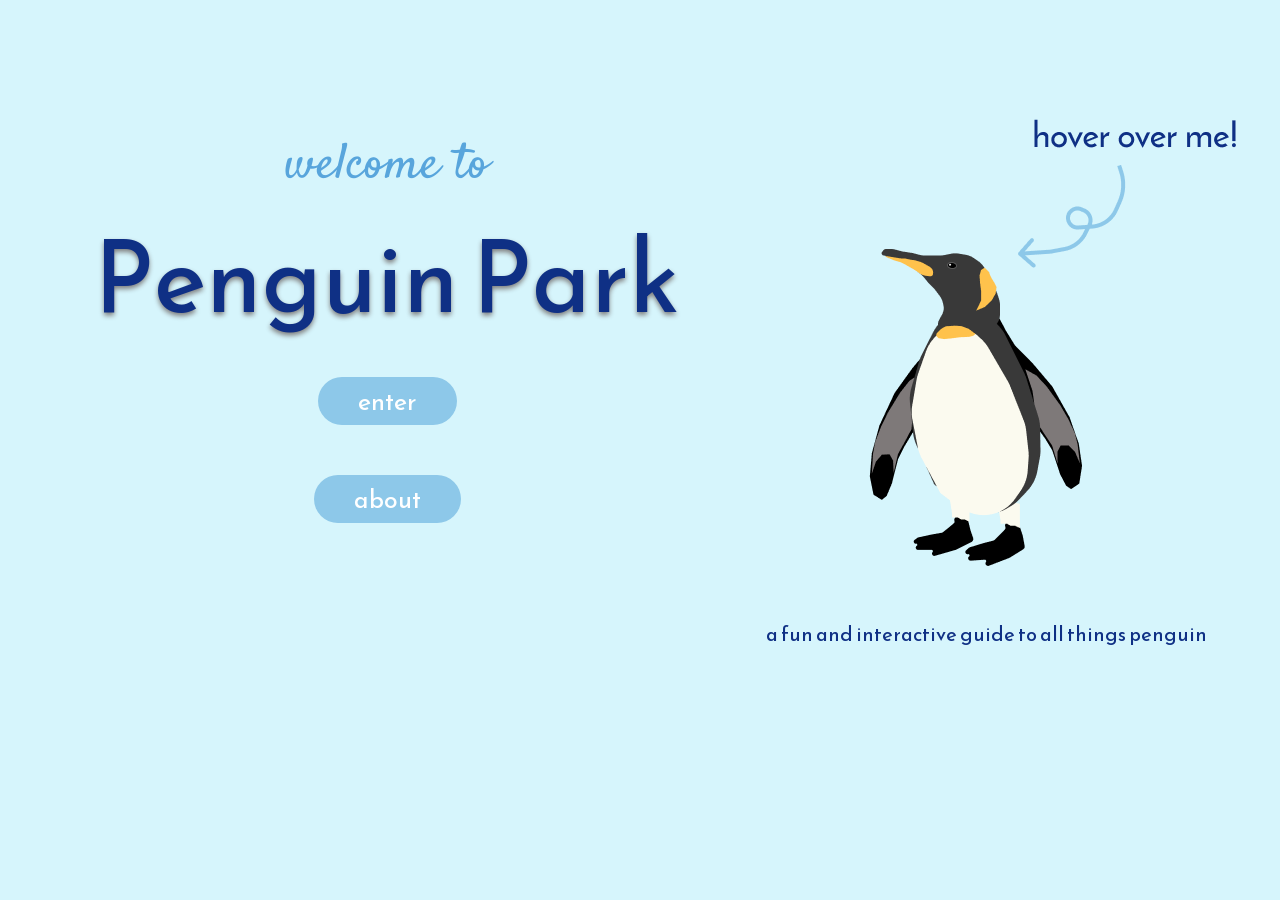
<file: index.html>
<html>

<head>
    <title>Welcome to Penguin Park</title>
    <link rel="preconnect" href="https://fonts.gstatic.com">
    <link href="https://fonts.googleapis.com/css2?family=Satisfy&display=swap" rel="stylesheet">
    <link href="https://fonts.googleapis.com/css2?family=Reem+Kufi&display=swap" rel="stylesheet">
    <link rel="stylesheet" type="text/css" href="assets/css/style.css" />
    <link rel="stylesheet" href="https://cdnjs.cloudflare.com/ajax/libs/animate.css/4.1.1/animate.min.css" />
</head>

<body class='slide-in-down leaving-home'>
    <div class="row">
        <div class='align column left'>
            <p id='welcome'>welcome to</p>
            <p id='title'>Penguin Park</p>

            <p class='button' id='entering-world'>enter</p>
            <p class='button' id="entering-about">about</p>
        </div>
        <div class='column right'>
            <img src="assets/images/homearrow.png" id="hover-over-me">
            <div class="flip-card-home">
                <div class="flip-card-inner">
                    <div class="flip-card-front">
                        <img src="assets/images/king/normal.png">
                    </div>
                    <div class="flip-card-back">
                        <img src="assets/images/king/active.png">
                        <div class="fact">
                            <img src="assets/images/king/king-one-fact.png" id='home-fact'>
                        </div>
                    </div>
                </div>
            </div>
            <p class='description' style="font-size: 20px">a fun and interactive guide to all things penguin</p>
        </div>
    </div>
</body>

<script src="script.js"></script>

</html>
</file>
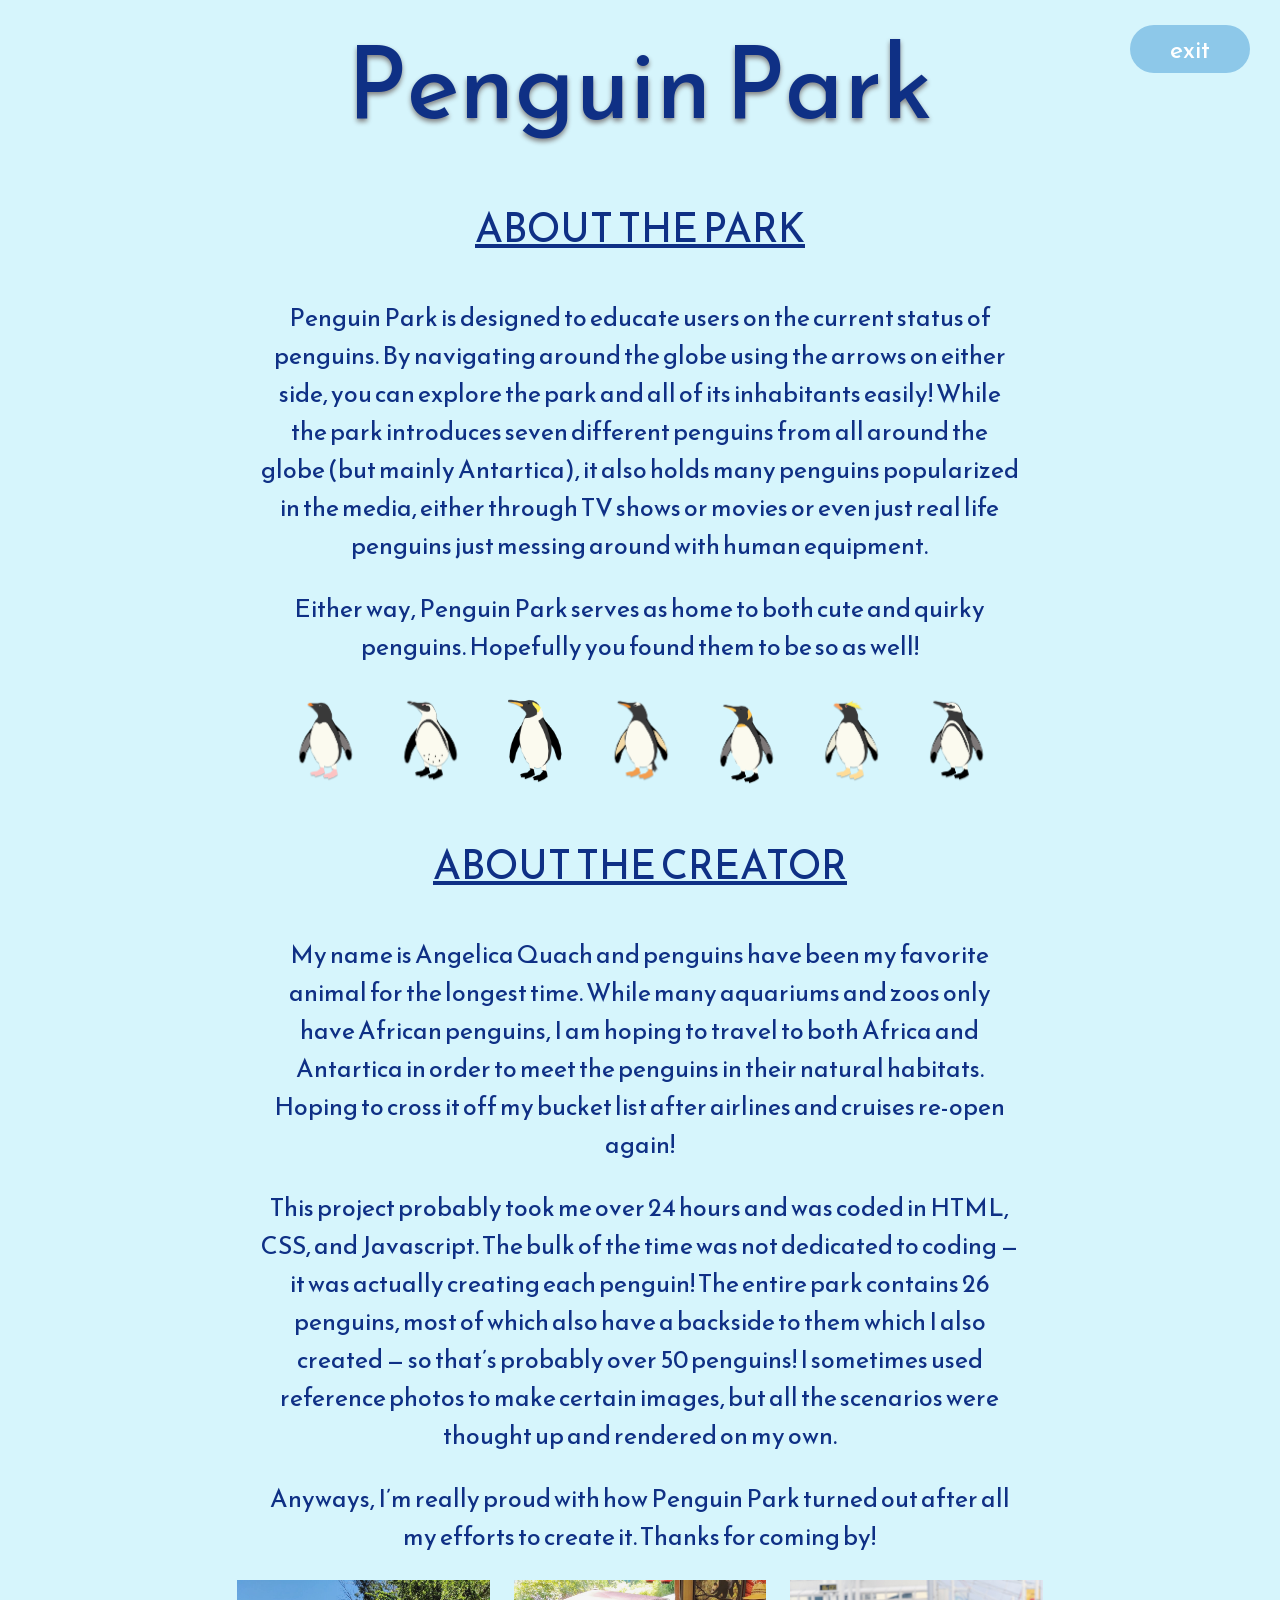
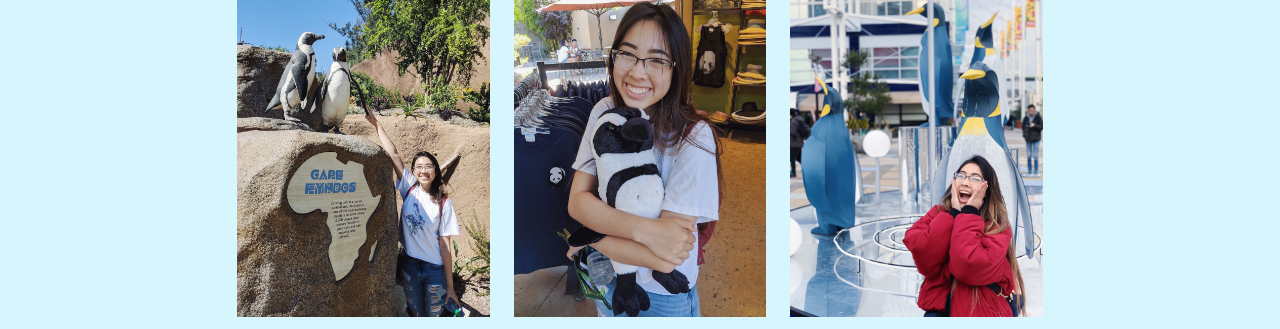
<file: about.html>
<html>

<head>
    <title>About Penguin Park</title>
    <link rel="preconnect" href="https://fonts.gstatic.com">
    <link href="https://fonts.googleapis.com/css2?family=Satisfy&display=swap" rel="stylesheet">
    <link href="https://fonts.googleapis.com/css2?family=Reem+Kufi&display=swap" rel="stylesheet">
    <link rel="stylesheet" type="text/css" href="assets/css/style.css" />
    <link rel="stylesheet" href="https://cdnjs.cloudflare.com/ajax/libs/animate.css/4.1.1/animate.min.css" />
</head>

<body class='slide-in-up coming-home' style='text-align: center;'>
    <p class='button' id='exit-button' style="position: absolute; top: 0px; right: 30px;">exit</p>
    <p id='title'>Penguin Park</p>

    
        <p id='heading'>ABOUT THE PARK</p>
        
        <div class='heading-text'>
            <p class='about-description'>Penguin Park is designed to educate users on the current status of penguins. By navigating around the globe using the arrows on either side, you can explore the park and all of its inhabitants easily! While the park introduces seven different penguins from all around the globe (but mainly Antartica), it also holds many penguins popularized in the media, either through TV shows or movies or even just real life penguins just messing around with human equipment.</p>
            <p class='about-description'>Either way, Penguin Park serves as home to both cute and quirky penguins. Hopefully you found them to be so as well!</p>
        </div>
            <img src='assets/images/adelie/normal.png' class='all'>
            <img src='assets/images/african/normal.png' class='all'>
            <img src='assets/images/emperor/normal.png' class='all'>
            <img src='assets/images/gentoo/normal.png' class='all'>
            <img src='assets/images/king/normal.png' class='all'>
            <img src='assets/images/macaroni/normal.png' class='all'>
            <img src='assets/images/magellanic/normal.png' class='all'>

        <p id='heading'>ABOUT THE CREATOR</p>
        
        <div class='heading-text'>
            <p class='about-description'>My name is Angelica Quach and penguins have been my favorite animal for the longest time. While many aquariums and zoos only have African penguins, I am hoping to travel to both Africa and Antartica in order to meet the penguins in their natural habitats. Hoping to cross it off my bucket list after airlines and cruises re-open again!</p>
            <p class='about-description'>This project probably took me over 24 hours and was coded in HTML, CSS, and Javascript. The bulk of the time was not dedicated to coding — it was actually creating each penguin! The entire park contains 26 penguins, most of which also have a backside to them which I also created — so that’s probably over 50 penguins! I sometimes used reference photos to make certain images, but all the scenarios were thought up and rendered on my own.</p>
            <p class='about-description'>Anyways, I’m really proud with how Penguin Park turned out after all my efforts to create it. Thanks for coming by!</p>
        </div>
        <img src="assets/images/me2.jpg" style="width: 20%; padding-right: 10px;">
        <img src="assets/images/me.jpg" style="width: 20%; padding-right: 10px; padding-left: 10px;">
        <img src="assets/images/me3.jpg" style="width: 20%; padding-left: 10px;">
</body>

<script src="script.js"></script>

</html>
</file>
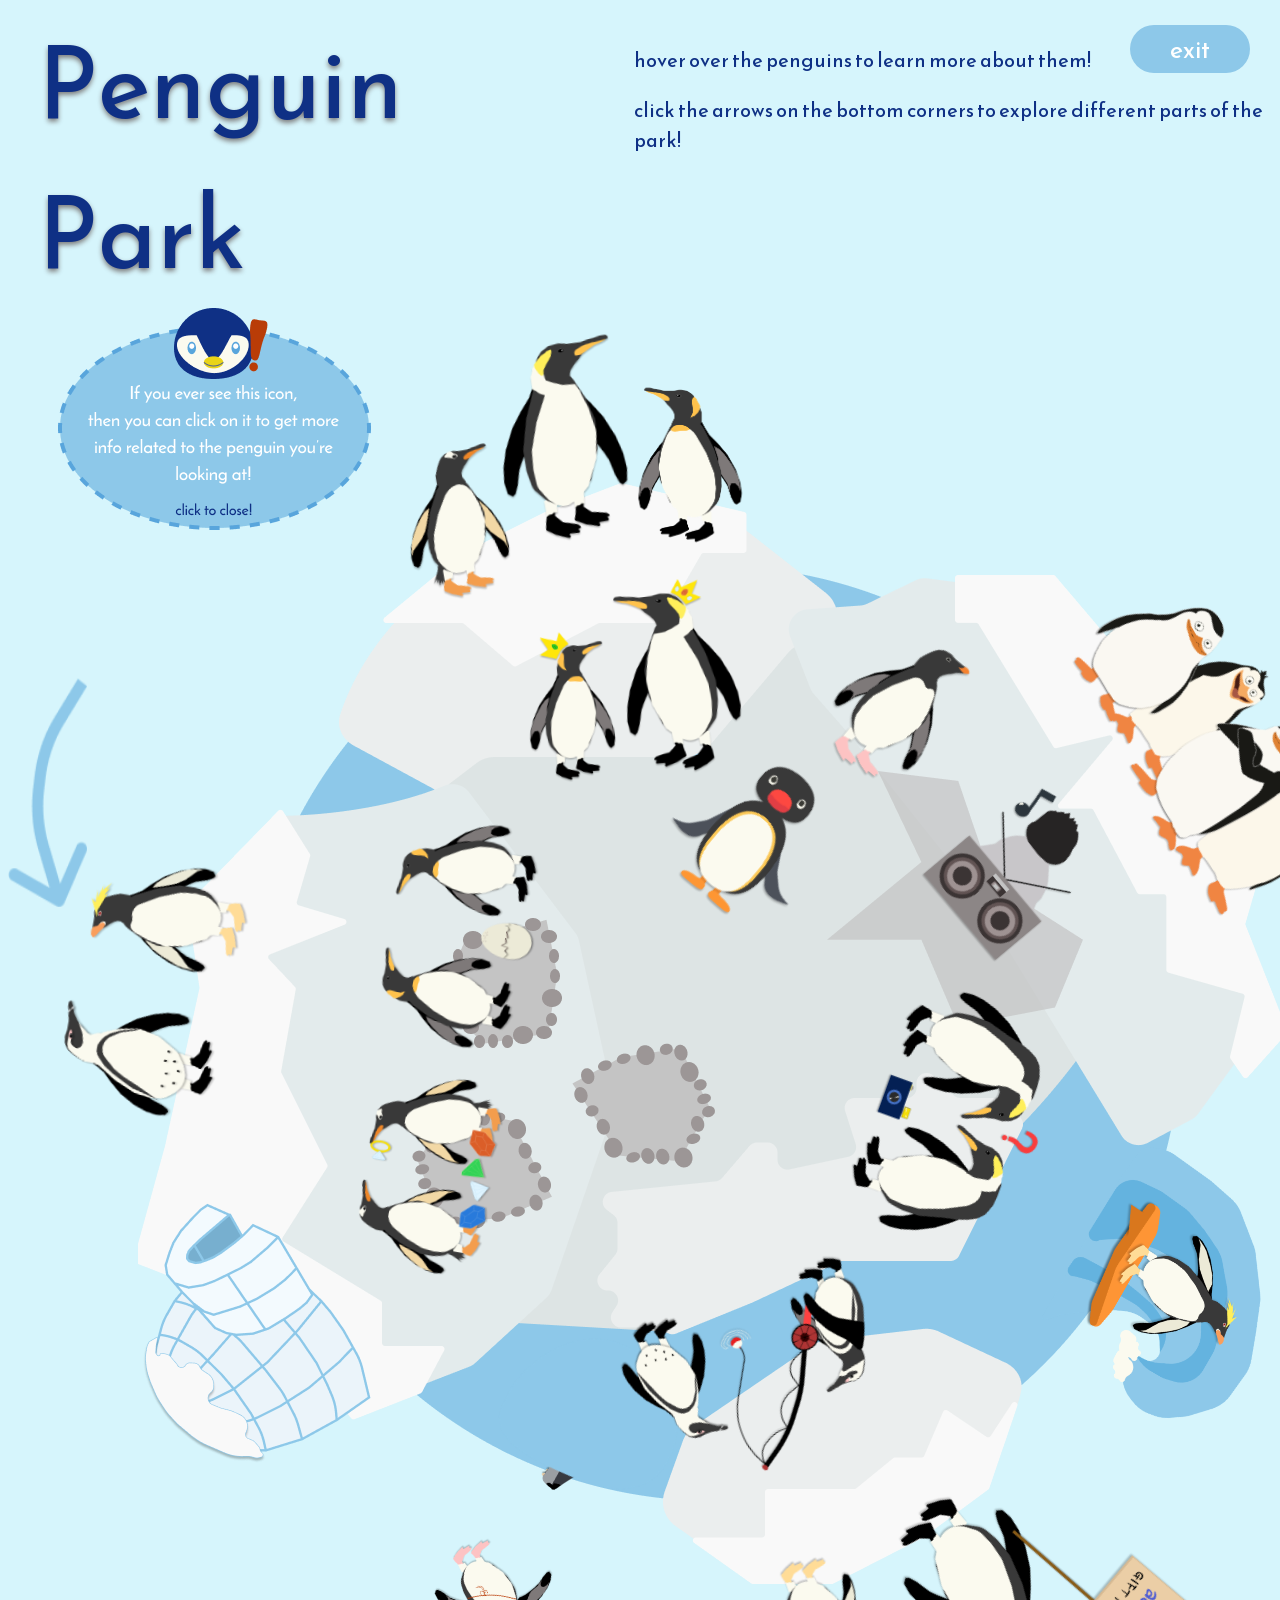
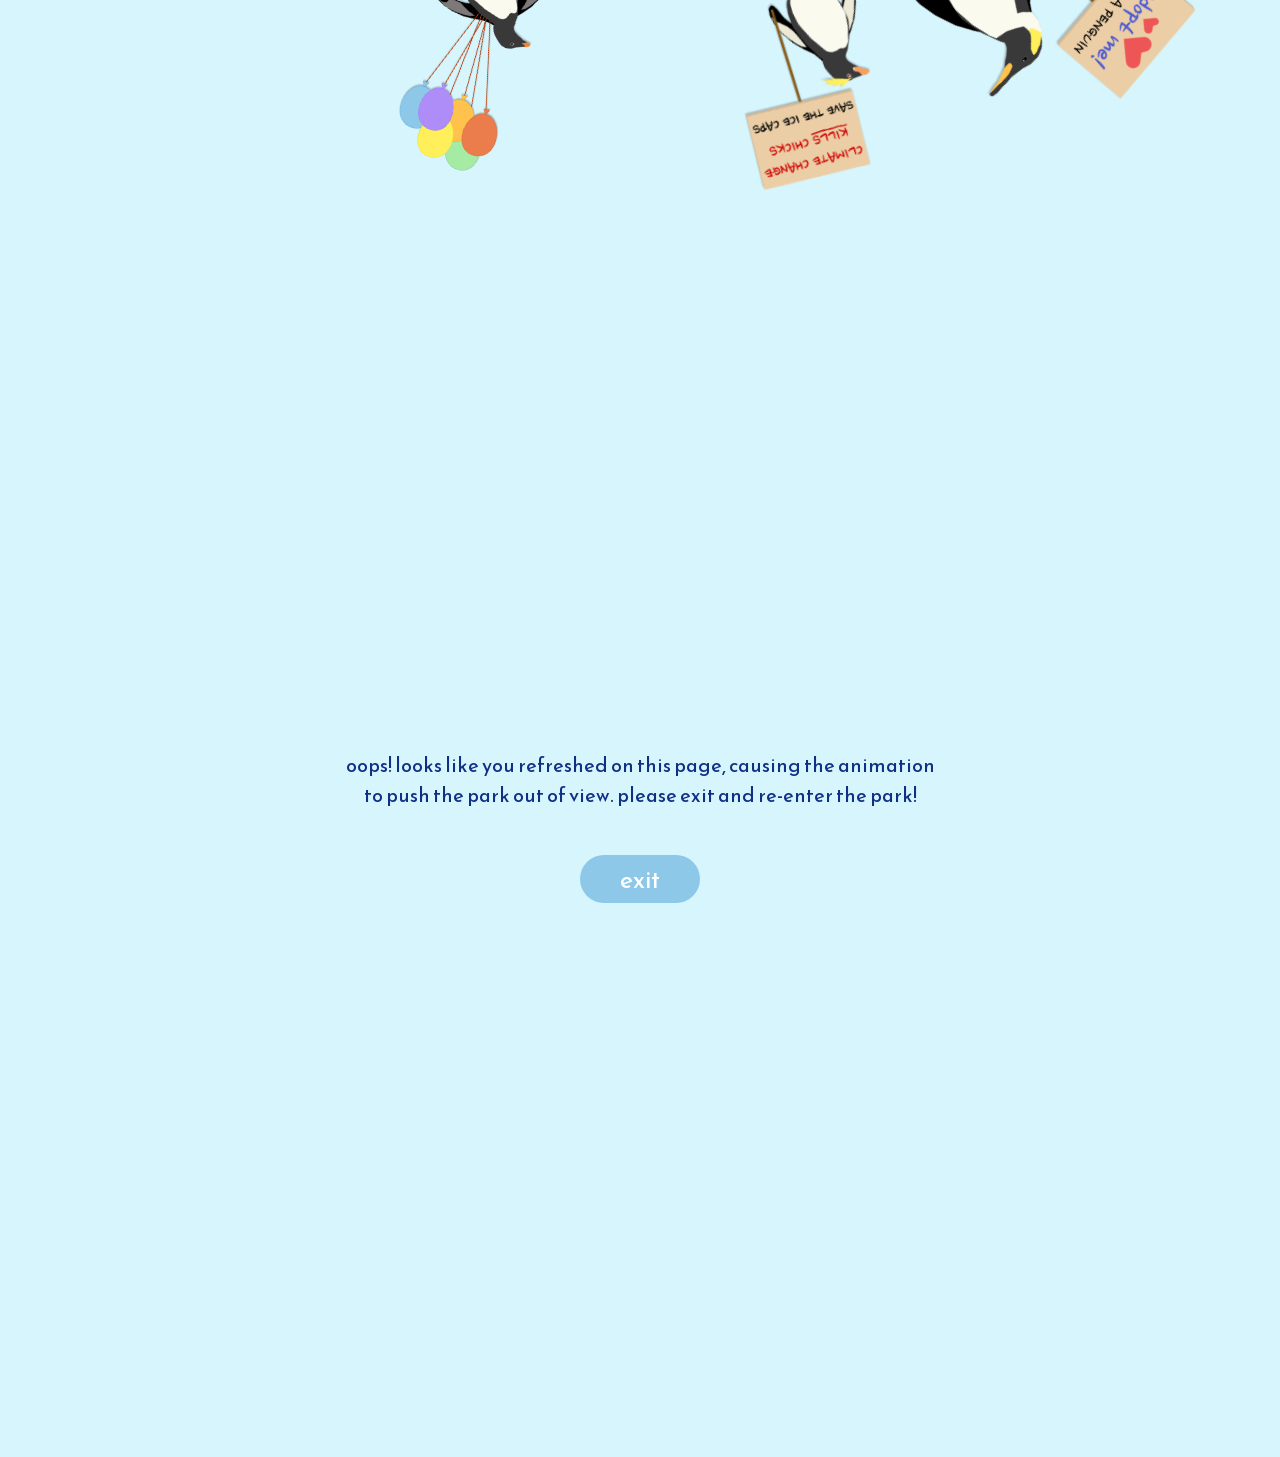
<file: world.html>
<html>

<head>
    <title>Explore Penguin Park</title>
    <link rel="preconnect" href="https://fonts.gstatic.com">
    <link href="https://fonts.googleapis.com/css2?family=Satisfy&display=swap" rel="stylesheet">
    <link href="https://fonts.googleapis.com/css2?family=Reem+Kufi&display=swap" rel="stylesheet">
    <link rel="stylesheet" type="text/css" href="assets/css/style.css" />
    <link rel="stylesheet" href="https://cdnjs.cloudflare.com/ajax/libs/animate.css/4.1.1/animate.min.css" />
</head>

<body scroll="no" style="overflow: hidden" class='slide-in-up coming-home' >
    <p class='button' id='exit-button' style="position: absolute; top: 0px; right: 30px;">exit</p>
    <div style="display: inline-flex;">
        <p id='title' style="margin-left: 30px; margin-right: 45px; float: left;">Penguin Park</p>
        <div style="margin-top: 17px;">
            <p class='description' style="font-size: 20px">hover over the penguins to learn more about them!</p>
            <p class='description' style="font-size: 20px">click the arrows on the bottom corners to explore different
                parts of the park!</p>
        </div>
    </div>
    <div class='orientation'>
        <img src="assets/images/leftworldarrow.png" class="arrows leftArrow" onclick="rotateWorldLeft()">
        <div id='world'>
            <img src="assets/images/world.png">
            <div class="flip-card-world" id="king-one">
                <div class="flip-card-inner">
                    <div class="flip-card-front">
                        <img src="assets/images/king/normal.png" class='penguin'>
                    </div>
                    <div class="flip-card-back">
                        <img src="assets/images/king/active.png" class='penguin'>
                        <div class="fact">
                            <img src="assets/images/king/fact.png" id='king-one-fact'>
                        </div>
                    </div>
                </div>
            </div>
            <div class="flip-card-world" id="egg-scene-one">
                <div class="flip-card-inner">
                    <div class="flip-card-front">
                        <img src="assets/images/king/egg-scene-normal.png" style='width: 250px'>
                    </div>
                    <div class="flip-card-back">
                        <img src="assets/images/king/egg-scene-active.png" style='width: 250px'>
                        <div class="fact">
                            <img src="assets/images/king/egg-scene-fact.png" id='egg-scene-one-fact'>
                        </div>
                    </div>
                </div>
            </div>
            <div class="flip-card-world" id="difference">
                <div class="flip-card-inner">
                    <div class="flip-card-front">
                        <img src="assets/images/difference-one.png" style='width: 300px'>
                    </div>
                    <a href="https://www.youtube.com/watch?v=Rzv2ho95a80" target="_blank">
                        <div class="flip-card-back">
                            <img src="assets/images/difference-two.png" style='width: 300px'>
                            <div class="fact">
                                <img src="assets/images/difference-fact.png" id='difference-fact'>
                            </div>
                        </div>
                    </a>
                </div>
            </div>
            <div class="flip-card-world" id="gentoo-one">
                <div class="flip-card-inner">
                    <div class="flip-card-front">
                        <img src="assets/images/gentoo/normal.png" style='width: 190px'>
                    </div>
                    <div class="flip-card-back">
                        <img src="assets/images/gentoo/active.png" style='width: 190px'>
                        <div class="fact">
                            <img src="assets/images/gentoo/fact-one.png" id='gentoo-one-fact'>
                        </div>
                    </div>
                </div>
            </div>
            <div class="special-penguin" id="adelie-one">
                <img src="assets/images/adelie/balloons.png" style='width: 150px'>
                <div class="fact">
                    <img src="assets/images/adelie/balloon-fact.png" id='balloon-fact'>
                </div>
            </div>
            <img src="assets/images/cover.png" id='cover'>
            <div class="flip-card-world" id="proposal">
                <div class="flip-card-inner">
                    <div class="flip-card-front">
                        <img src="assets/images/gentoo/proposal-one.png" style='width: 280px'>
                    </div>
                    <div class="flip-card-back">
                        <img src="assets/images/gentoo/proposal-two.png" style='width: 280px'>
                        <div class="fact">
                            <img src="assets/images/gentoo/proposal-fact.png" id='proposal-fact'>
                        </div>
                    </div>
                </div>
            </div>
            <div class="flip-card-world" id="emperor-one">
                <div class="flip-card-inner">
                    <div class="flip-card-front">
                        <img src="assets/images/emperor/normal.png" style='width: 240px'>
                    </div>
                    <div class="flip-card-back">
                        <img src="assets/images/emperor/active.png" style='width: 240px'>
                        <div class="fact">
                            <img src="assets/images/emperor/fact-one.png" id='emperor-fact-one'>
                        </div>
                    </div>
                </div>
            </div>
            <div class="flip-card-world" id="macaroni-one">
                <div class="flip-card-inner">
                    <div class="flip-card-front">
                        <img src="assets/images/macaroni/normal.png" class='penguin'>
                    </div>
                    <div class="flip-card-back">
                        <img src="assets/images/macaroni/active.png" class='penguin'>
                        <div class="fact">
                            <img src="assets/images/macaroni/fact-one.png" id='macaroni-one-fact'>
                        </div>
                    </div>
                </div>
            </div>
            <div class="flip-card-world" id="macaroni-two">
                <div class="flip-card-inner">
                    <div class="flip-card-front">
                        <img src="assets/images/macaroni/protest-one.png" style='width:210px'>
                    </div>
                    <a href="https://www.weforum.org/agenda/2020/02/penguin-colony-antarctic-islands-climate-change-environment/" target="_blank">
                        <div class="flip-card-back">
                            <img src="assets/images/macaroni/protest-two.png" style='width:210px'>
                            <div class="fact">
                                <img src="assets/images/macaroni/protest-fact.png" id='macaroni-two-fact'>
                            </div>
                        </div>
                    </a>
                </div>
            </div>
            <div class="flip-card-world" id="african-one">
                <div class="flip-card-inner">
                    <div class="flip-card-front">
                        <img src="assets/images/african/normal.png" class='penguin'>
                    </div>
                    <a href="https://www.montereybayaquarium.org/animals/live-cams/penguin-cam" target="_blank">
                        <div class="flip-card-back">
                            <img src="assets/images/african/active.png" class='penguin'>
                            <div class="fact">
                                <img src="assets/images/african/fact-one.png" id='african-one-fact'>
                            </div>
                        </div>
                    </a>
                </div>
            </div>
            <div class="flip-card-world" id="pingu">
                <div class="flip-card-inner">
                    <div class="flip-card-front">
                        <img src="assets/images/pingu-normal.png" class='penguin'>
                    </div>
                    <a href="https://www.youtube.com/watch?v=K0nCC0sPSes" target="_blank">
                        <div class="flip-card-back">
                            <img src="assets/images/pingu-active.png" class='penguin'>
                            <div class="fact">
                                <img src="assets/images/pingu-fact.png" id='pingu-fact'>
                            </div>
                        </div>
                    </a>
                </div>
            </div>
            <div class="flip-card-world" id="adelie-two">
                <div class="flip-card-inner">
                    <div class="flip-card-front">
                        <img src="assets/images/adelie/normal.png" class='penguin'>
                    </div>
                    <div class="flip-card-back">
                        <img src="assets/images/adelie/active.png" class='penguin'>
                        <div class="fact">
                            <img src="assets/images/adelie/fact-one.png" id='adelie-two-fact'>
                        </div>
                    </div>
                </div>
            </div>
            <div class="special-penguin" id="macaroni-three">
                <img src="assets/images/macaroni/surf-one.png" style='width: 250px'>
                <a href="https://www.sonypictures.com/movies/surfsup" target="_blank">
                    <div class="fact">
                        <img src="assets/images/macaroni/surf-fact.png" id='surf-fact'>
                    </div>
                </a>
            </div>
            <div class="flip-card-world" id="happy-feet">
                <div class="flip-card-inner">
                    <div class="flip-card-front">
                        <img src="assets/images/normal-feet.png" style='width:220px'>
                    </div>
                    <a href="https://www.youtube.com/watch?v=C1vgO8fba1U" target="_blank">
                        <div class="flip-card-back">
                            <img src="assets/images/happy-feet.png" style='width:220px'>
                            <div class="fact">
                                <img src="assets/images/happy-feet-fact.png" id='happy-feet-fact'>
                            </div>
                        </div>
                    </a>
                </div>
            </div>
            <div class="flip-card-world" id="fishing">
                <div class="flip-card-inner">
                    <div class="flip-card-front">
                        <img src="assets/images/fishing-one.png" style='width: 280px'>
                    </div>
                        <div class="flip-card-back">
                            <img src="assets/images/fishing-two.png" style='width: 280px'>
                            <div class="fact">
                                <img src="assets/images/fishing-fact.png" id='fishing-fact'>
                            </div>
                        </div>
                </div>
            </div>
            <div class="flip-card-world" id="selfie">
                <div class="flip-card-inner">
                    <div class="flip-card-front">
                        <img src="assets/images/emperor/photo-one.png" style='width: 300px'>
                    </div>
                    <a href="https://www.npr.org/sections/thetwo-way/2018/03/09/592232204/penguins-mug-for-camera-take-a-pretty-great-selfie" target="_blank">
                        <div class="flip-card-back">
                            <img src="assets/images/emperor/photo-two.png" style='width: 300px'>
                            <div class="fact">
                                <img src="assets/images/emperor/photo-fact.png" id='selfie-fact'>
                            </div>
                        </div>
                    </a>
                </div>
            </div>
            <div class="flip-card-world" id="adopt">
                <div class="flip-card-inner">
                    <div class="flip-card-front">
                        <img src="assets/images/emperor/adopt-one.png" style='width: 250px'>
                    </div>
                    <a href="https://gifts.worldwildlife.org/gift-center/gifts/Species-Adoptions.aspx" target="_blank">
                        <div class="flip-card-back">
                            <img src="assets/images/emperor/adopt-two.png" style='width: 250px'>
                            <div class="fact">
                                <img src="assets/images/emperor/adopt-fact.png" id='adopt-fact'>
                            </div>
                        </div>
                    </a>
                </div>
            </div>
            <div class="flip-card-world" id="madagascar">
                <div class="flip-card-inner">
                    <div class="flip-card-front">
                        <img src="assets/images/adelie/madagascar-one.png" style='width: 330px'>
                    </div>
                    <a href="https://www.youtube.com/watch?v=2a8PrktN8Z4" target="_blank">
                        <div class="flip-card-back">
                            <img src="assets/images/adelie/madagascar-two.png" style='width: 330px'>
                            <div class="fact">
                                <img src="assets/images/adelie/madagascar-fact.png" id='madagascar-fact'>
                            </div>
                        </div>
                    </a>
                </div>
            </div>
        </div>
        <img src="assets/images/rightworldarrow.png" class="arrows rightArrow" onclick="rotateWorldRight()">
    </div>
    <img src="assets/images/tip.png" class="tip" id="tip" onclick="hide()" style="animation-iteration-count: 1;">
    <div class="oops coming-home-oops">
        <p class='description' style="font-size: 20px;">oops! looks like you refreshed on this page, causing the animation to push the park out of view. please exit and re-enter the park!</p> 
        <p class='button' id='exit-button-oops'>exit</p>
    </div>
</body>

<script src="script.js"></script>

</html>
</file>
<file: assets/css/style.css>
body {
    background-color: #D6F5FC;
}

#welcome {
    font-size: 50px;
    font-family: 'Satisfy', cursive;
    color: #58A5DC;
    margin: auto;
}

#title {
    margin: auto;
    font-size: 100px;
    font-family: 'Reem Kufi', sans-serif;
    color: #0F3085;
    text-shadow: 0px 3px 5px grey;
}

#heading {
  font-size: 40px;
  text-decoration: underline;
  font-family: 'Reem Kufi', sans-serif;
  color: #0F3085;
}

.heading-text {
  width: 60%;
  margin: 0 auto;
}

.description {
    font-family: 'Reem Kufi', sans-serif;
    color: #0F3085;
}

.about-description {
  font-family: 'Reem Kufi', sans-serif;
  color: #0F3085;
  font-size: 25px;
}

.button {
    background-color: #8DC8E9;
    border-radius: 40px;
    font-family: 'Reem Kufi', sans-serif;
    color: white;
    padding: 5px 40px;
    text-align: center;
    text-decoration: none;
    display: inline-block;
    font-size: 25px;
  }

.align {
    display: flex;
    flex-direction: column;
    align-items: center;
    justify-content: center;
    margin: auto;
}

.button:hover {
    box-shadow: 0px 5px #0F3085;
    transform: translateY(-5px);
}

.rightArrow {
    animation: pulseRight 3s infinite;
}

.leftArrow {
  animation: pulseLeft 3s infinite;
  left: 100px;
}

@keyframes pulseRight {
  50% {
    transform: rotate(20deg) translateY(40px);
  }
}

@keyframes pulseLeft {
  50% {
    transform: rotate(-20deg) translateY(40px);
  }
}

/* Flip card container */
/* Flip card animation credit to https://www.w3schools.com/howto/howto_css_flip_card.asp */
.flip-card-home {
    background-color: transparent;
    width: 411px;
    height: 411px;
  }

  .flip-card-world {
    background-color: transparent;
    width: 200px;
    height: 200px;
  }
  
  /* This container is needed to position the front and back side */
  /* Flip card animation credit to https://www.w3schools.com/howto/howto_css_flip_card.asp */
  .flip-card-inner {
    position: relative;
    width: 100%;
    height: 100%;
    text-align: center;
    transition: transform 0.8s;
    transform-style: preserve-3d;
  }
  
  /* Do an horizontal flip when you move the mouse over the flip box container */
  /* Flip card animation credit to https://www.w3schools.com/howto/howto_css_flip_card.asp */
  .flip-card-home:hover .flip-card-inner {
    transform: rotateY(180deg);
  }

  .flip-card-world:hover .flip-card-inner {
    transform: rotateY(180deg);
  }
  
  /* Position the front and back side */
  /* Flip card animation credit to https://www.w3schools.com/howto/howto_css_flip_card.asp */
  .flip-card-front, .flip-card-back {
    position: absolute;
    width: 100%;
    height: 100%;
    backface-visibility: hidden;
  }
  
  /* Style the back side */
  /* Flip card animation credit to https://www.w3schools.com/howto/howto_css_flip_card.asp */
  .flip-card-back {
    transform: rotateY(180deg);
  }

  /* Hide the fact when back is not displayed */
  .flip-card-back .fact {
    display: none;
  }

  .special-penguin .fact {
    display: none;
  }

  /* Display the fact on hover */
  .flip-card-home:hover .fact {
    display: block;
  }

  .flip-card-world:hover .fact {
    display: block;
  }

  .special-penguin:hover .fact {
    display: block;
  }

  .row {
    display: flex;
  }

  .column {
    float: left;
  }
  
  .left {
    width: 60%;
  }
  
  .right {
    width: 40%;
  }

#hover-over-me {
    position: relative;
    left: 250px;
    top: 100px;
}

#world {
  height: 1150px;
  width: 1150px;
  margin-top: 150px;
  margin-left: 50px;
  margin-right: 50px;
}

.orientation {
    display: flex;
    flex-direction: row;
    justify-content: space-evenly;
}

.arrows {
  margin-top: 370px;
  width: 80px;
  height: 230px;
  z-index: 1;
}

.penguin {
    width: 200px;
}

#home-fact {
    position: absolute;
    left: -80px;
    top: 0px;
}

#king-one {
    transform: translateY(-1250px) translateX(450px);
    z-index: 2;
}

#king-one-fact {
  position: absolute;
  right: -180px;
  top: -100px;
}

#egg-scene-one {
    transform: translateY(-950px) translateX(220px) rotate(-80deg);
}

#egg-scene-one-fact {
  position: absolute;
  right: -250px;
  top: -100px;
}

#tip {
  transform: translateY(-1300px) translateX(50px);
}

#difference {
  transform: translateY(-1450px) translateX(340px) rotate(-5deg);
}

#difference-fact {
  position: absolute;
  right: -350px;
  top: -50px;
  transform: rotate(5deg);
}

#gentoo-one {
  transform: translateY(-1780px) translateX(220px) rotate(-10deg) scaleX(-1);
}

#gentoo-one-fact {
  position: absolute;
  left: 150px;
  top: -100px;
  transform: scaleX(-1) rotate(10deg);
}

#adelie-one {
  animation: lift-down 2s ease-in-out;
  animation-fill-mode: forwards;
}

#adelie-one:hover {
  position: relative;
  animation: lift-up 2s ease-in-out;
  animation-fill-mode: forwards;
}

@keyframes lift-up {
  from {
    transform: translateY(-1230px) translateX(-680px) rotate(-160deg);
  }
  to {
    transform: translateY(-1170px) translateX(-700px) rotate(-160deg);
  }
}

@keyframes lift-down {
  from {
    transform: translateY(-1170px) translateX(-700px) rotate(-160deg);
  }
  to {
    transform: translateY(-1230px) translateX(-680px) rotate(-160deg);
  }
}

#cover {
  transform: translateY(-1535px) translateX(350px) rotate(80deg);
  z-index: 10;
}

#balloon-fact {
  position: absolute;
  left: -210px;
  top: 100px;
}

.slide-in-up {
  animation: slideInUp;
  animation-timing-function: ease-out;
  animation-duration: 1.2s;
}

.slide-in-down {
  animation: slideInDown;
  animation-timing-function: ease-out;
  animation-duration: 1s;
}

#proposal {
  transform: translateY(-1950px) translateX(160px) rotate(-80deg);
}

#proposal-fact {
  position: absolute;
  left: 250px;
  top: -70px;
  z-index: 3;
}

#emperor-one {
  transform: translateY(-2940px) translateX(340px) rotate(-10deg) scaleX(-1);
}

#emperor-fact-one {
  position: absolute;
  transform: scaleX(-1) rotate(10deg);
  right: -230px;
  top: -100px;
}

#macaroni-one {
  z-index: 2;
  transform: translateY(-2640px) translateX(-70px) rotate(-80deg);
}

#macaroni-one-fact {
  position: absolute;
  left: 170px;
  top: -100px;
}

#macaroni-two {
  transform: translateY(-2050px) translateX(600px) rotate(160deg);
}

#macaroni-two-fact {
  position: absolute;
  left: 200px;
  top: -80px;
}

#african-one {
  z-index: 1;
  transform: translateY(-2900px) translateX(-100px) rotate(-80deg) scaleX(-1);
}

#african-one-fact {
  position: absolute;
  transform: scaleX(-1);
  left: 160px;
  top: -80px;
}

#pingu {
  transform: translateY(-3340px) translateX(530px) rotate(40deg);
  z-index: 2;
}

#pingu-fact {
  position: absolute;
  right: 150px;
  top: -200px;
}

#adelie-two {
  transform: translateY(-3650px) translateX(660px) rotate(40deg) scaleX(-1);
  z-index: 2;
}

#adelie-two-fact {
  position: absolute;
  transform: scaleX(-1);
  left: 160px;
  top: -70px;
}

#macaroni-three {
  animation: surf-backward 2s ease-in-out;
  animation-fill-mode: forwards;
}

#macaroni-three:hover {
  position: relative;
  animation: surf-forward 2s ease-in-out;
  animation-fill-mode: forwards;
}

@keyframes surf-forward {
  from {
    transform: translateY(-2880px) translateX(240px) rotate(120deg);
  }
  to {
    transform: translateY(-2830px) translateX(220px) rotate(120deg);
  }
}

@keyframes surf-backward {
  from {
    transform: translateY(-2830px) translateX(220px) rotate(120deg);
  }
  to {
    transform: translateY(-2880px) translateX(240px) rotate(120deg);
  }
}

#surf-fact {
  position: absolute;
  left: -270px;
  top: -100px;
}

#happy-feet {
  transform: translateY(-3940px) translateX(800px) rotate(50deg);
}

#happy-feet-fact {
  position: absolute;
  left: 220px;
  top: 30px;
}

#fishing {
  transform: translateY(-3600px) translateX(550px) rotate(160deg);
}

#fishing-fact {
  position: absolute;
  left: 130px;
  top: -200px;
}

#selfie {
  transform: translateY(-4100px) translateX(750px) rotate(110deg);
}

#selfie-fact {
  position: absolute;
  right: -80px;
  top: -250px;
}

#adopt {
  transform: translateY(-3750px) translateX(850px) rotate(140deg);
}

#adopt-fact {
  position: absolute;
  right: -100px;
  top: 320px;
  transform: rotate(20deg);
}

#madagascar {
  transform: translateY(-4900px) translateX(960px) rotate(60deg);
}

#madagascar-fact {
  position: absolute;
  right: -470px;
  top: -80px;
}

.oops {
  margin: 0px auto;
  padding-top: 500px;
  width: 600px;
  text-align: center;
}

.all {
  width: 8%;
  justify-content: center; 
}
</file>
